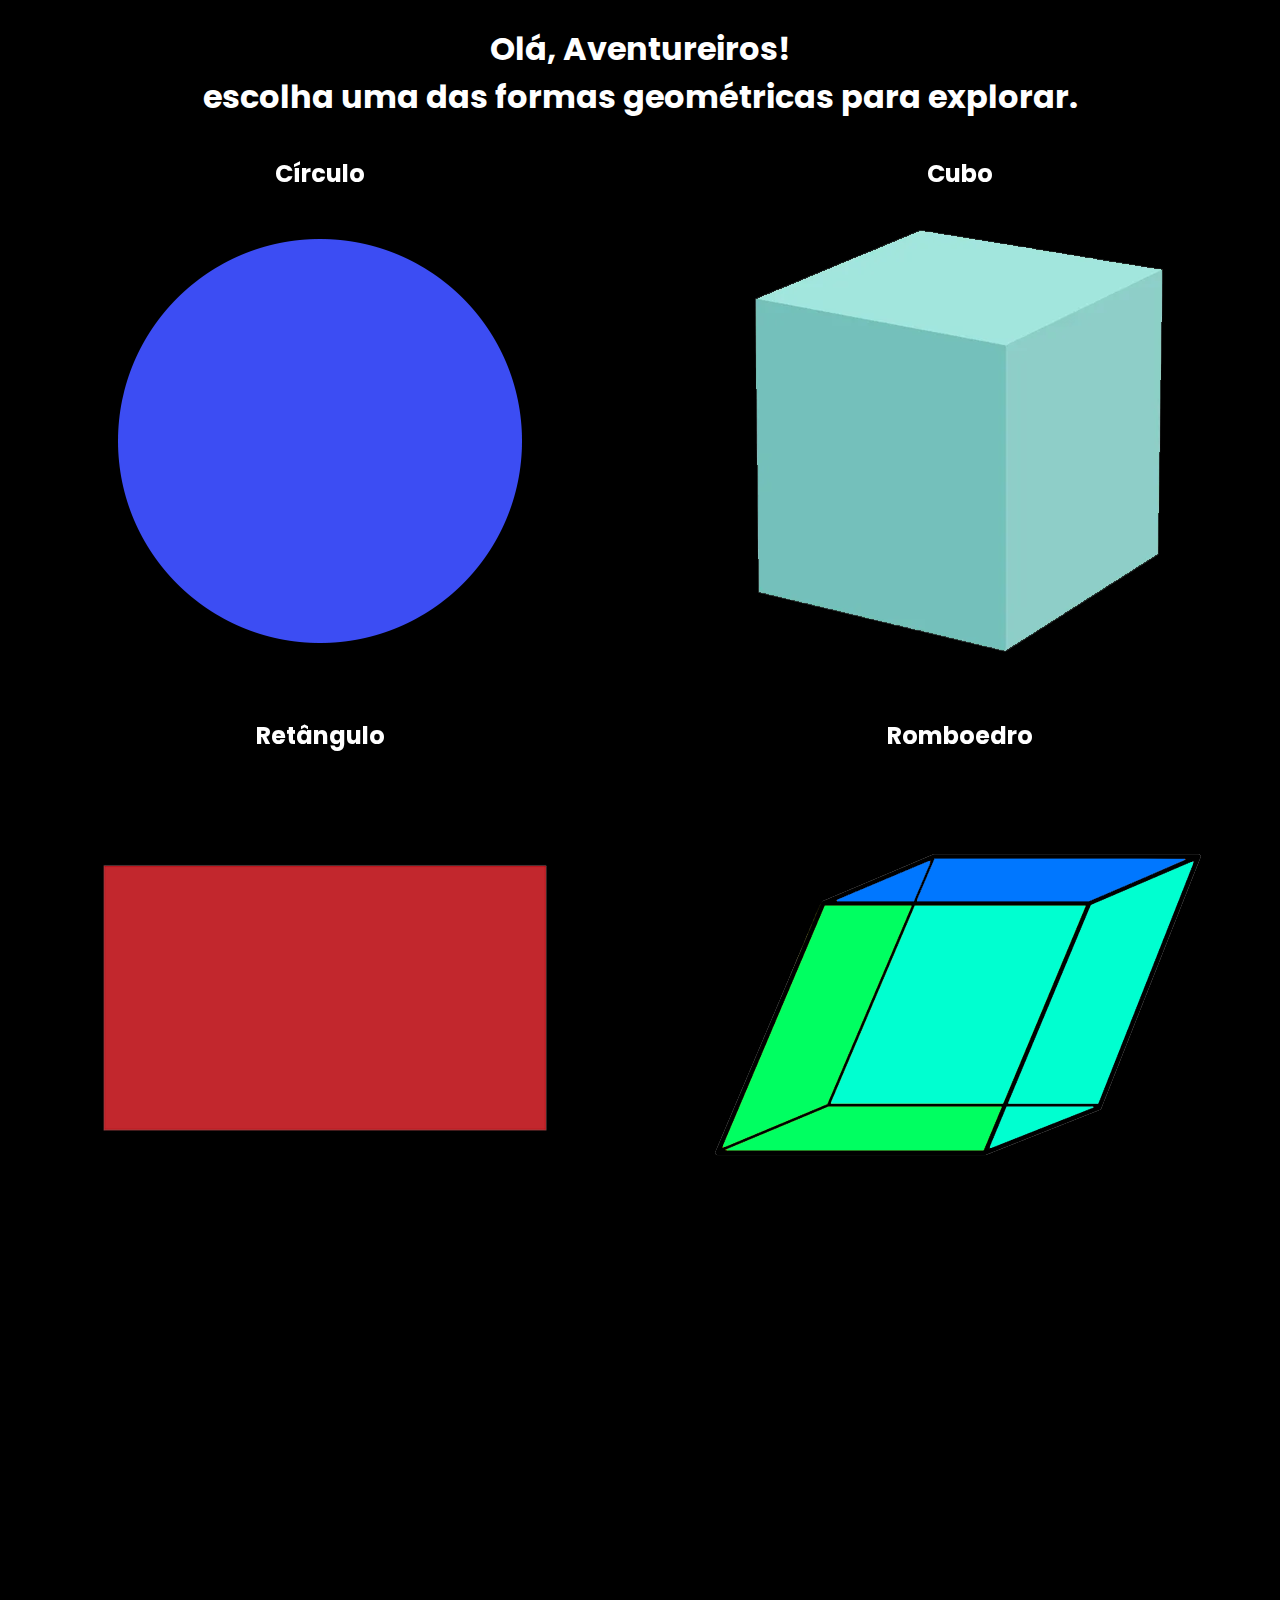
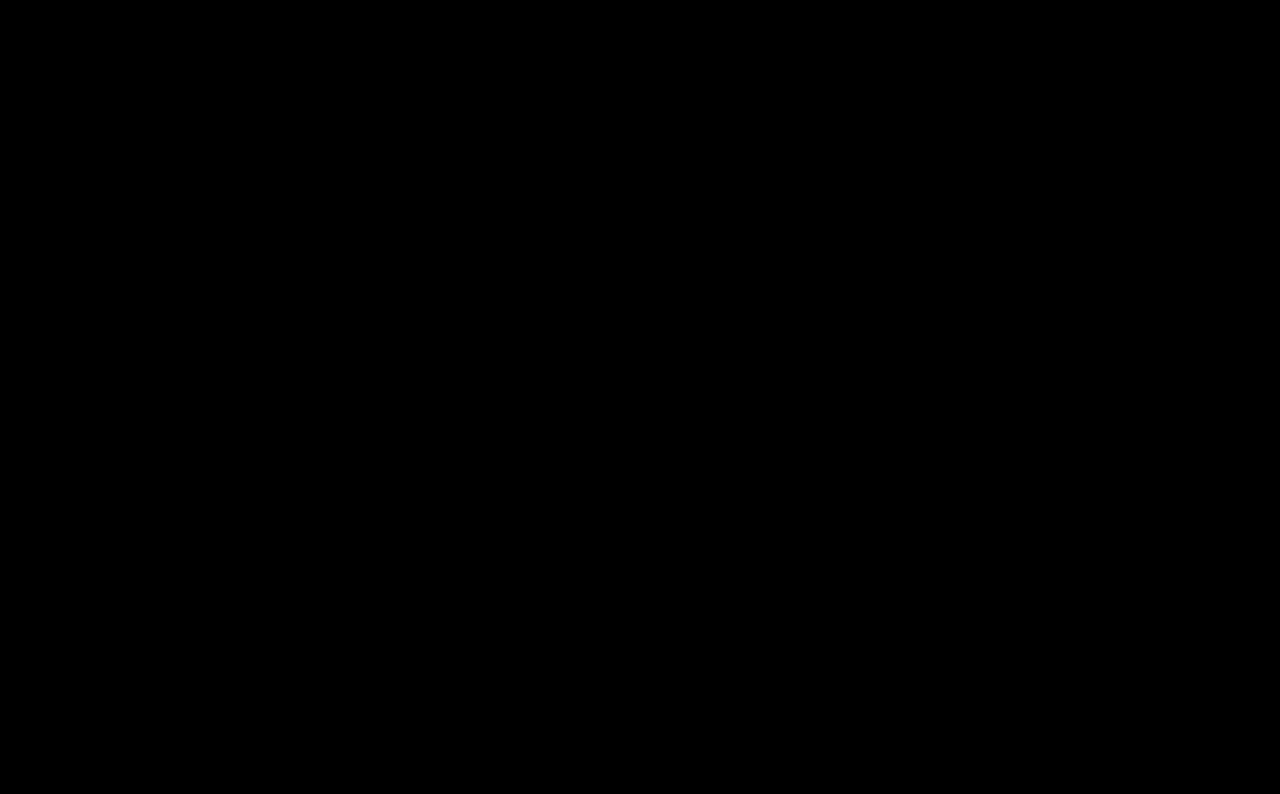
<file: index.html>
<!DOCTYPE html>
<html lang="pt-br">
<head>
  <meta charset="UTF-8">
  <meta name="viewport" content="width=device-width, initial-scale=1.0">
  <link rel="stylesheet" href="./assets/css/style.css">
  <link rel="preconnect" href="https://fonts.googleapis.com">
  <link rel="preconnect" href="https://fonts.gstatic.com" crossorigin>
  <link href="https://fonts.googleapis.com/css2?family=Poppins:ital,wght@0,100;0,200;0,300;0,400;0,500;0,600;0,700;0,800;0,900;1,100;1,200;1,300;1,400;1,500;1,600;1,700;1,800;1,900&display=swap" rel="stylesheet">
  <link rel="stylesheet" href="https://unpkg.com/aos@next/dist/aos.css" />
  <title>Formas</title>
</head>
<body>
  <header>  
    <br>
    <h1>Olá, Aventureiros! <br>
    escolha uma das formas geométricas para explorar.</h1>
    <br>
  </header>
  <section class="formas">
    <div class="fileiras">
      <figure id="img1" data-aos="fade-right">
        <h2>Círculo</h2>
        <a href="./formas/circulo.html"><img src="./assets/images/circulo.png" alt="Imagem de um Circulo"></a>
      </figure>
      <figure id="img2" data-aos="fade-left">
        <h2>Cubo</h2>
        <a href="./formas/cubo.html"><img src="./assets/images/cubo.png" alt="Imagem de um Cubo"></a>
      </figure>
    </div>
    <div class="fileiras">
      <figure id="img3" data-aos="fade-right">
        <h2>Retângulo</h2>
        <a href="./formas/retangulo.html"><img src="./assets/images/retangulo.png" alt="Imagem de um Retangulo"></a>
      </figure>
      <figure id="img4" data-aos="fade-left">
        <h2>Romboedro</h2>
        <a href="./formas/rombroedo.html"><img src="./assets/images/romboedro.png" alt="Imagem de um Romboedro"></a>
      </figure>
    </div>
    <div class="fileiras">
      <figure id="img5" data-aos="fade-right">
        <h2>Trapezoide Irregular</h2>
        <a href="./formas/trapezio.html"><img src="./assets/images/trapezoide.png" alt="Imagem de um Trapezoide"></a>
      </figure>
      <figure id="img6" data-aos="fade-left">
        <h2>Polígono Regular com N Lados</h2>
        <a href="./formas/poligono.html"><img src="./assets/images/poligono.png" alt="Imagem de varios Poligonos"></a>
      </figure>
    </div>
    <div class="fileiras">
      <figure id="img7" data-aos="fade-right">
        <h2>Quadrado</h2>
        <a href="./formas/quadrado.html"><img src="./assets/images/quadrado.png" alt="Imagem de um Quadrado"></a>
      </figure>
      <figure id="img8" data-aos="fade-left">
        <h2>Cubóide</h2>
        <a href="./formas/cuboide.html"><img src="./assets/images/cuboide.png" alt="Imagem de um Cuboide"></a>
      </figure>
    </div>
  </section>
  <script src="https://unpkg.com/aos@next/dist/aos.js"></script>
  <script src="assets/scripts/script.js"></script>
</body>
</html>
</file>
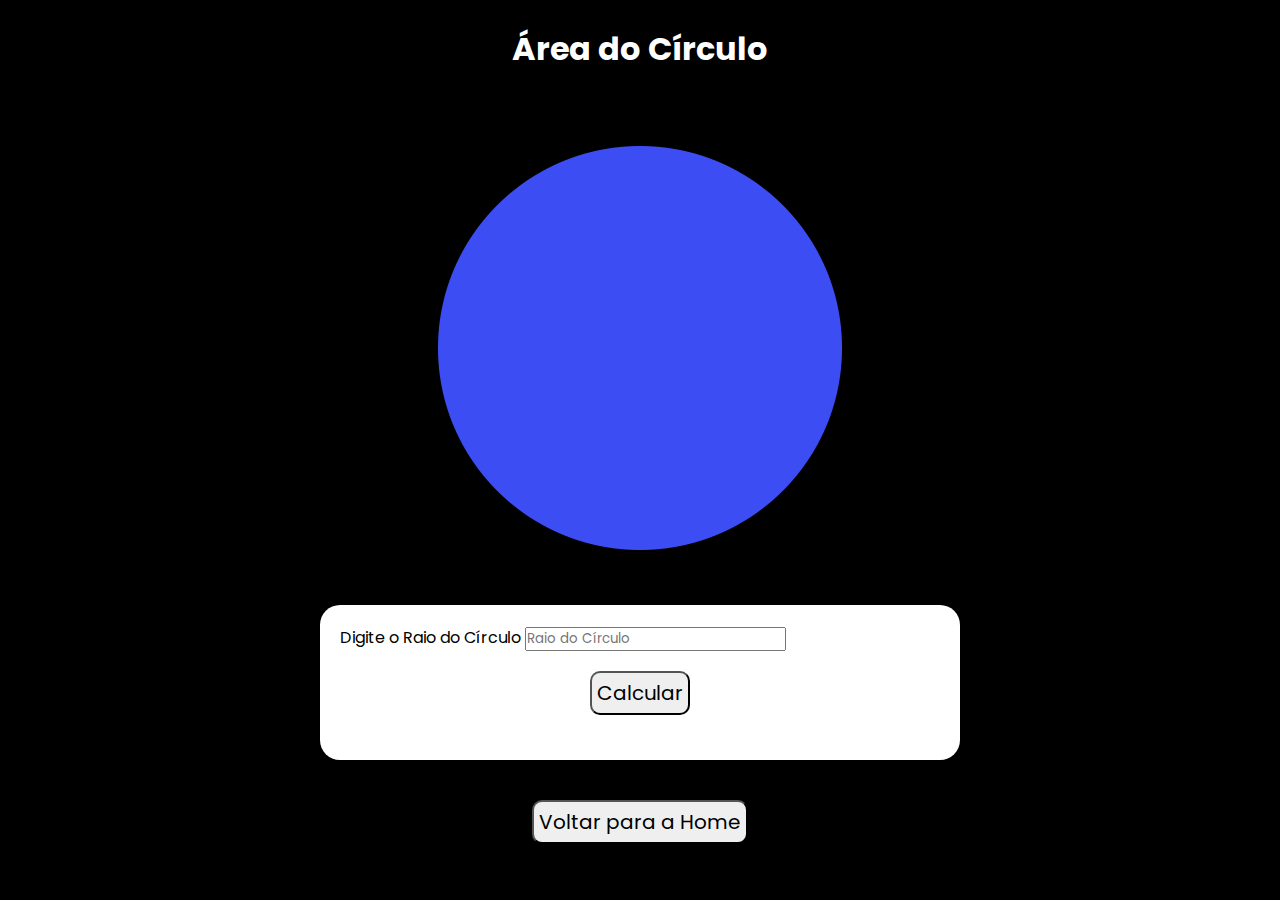
<file: formas/circulo.html>
<!DOCTYPE html>
<html lang="pt-br">
<head>
  <meta charset="UTF-8">
  <meta name="viewport" content="width=device-width, initial-scale=1.0">
  <link rel="preconnect" href="https://fonts.googleapis.com">
  <link rel="preconnect" href="https://fonts.gstatic.com" crossorigin>
  <link href="https://fonts.googleapis.com/css2?family=Poppins:ital,wght@0,100;0,200;0,300;0,400;0,500;0,600;0,700;0,800;0,900;1,100;1,200;1,300;1,400;1,500;1,600;1,700;1,800;1,900&display=swap" rel="stylesheet">
  <link rel="stylesheet" href="../assets/css/style.css">
  <link rel="stylesheet" href="https://unpkg.com/aos@next/dist/aos.css" />
  <title>Circulo</title>
</head>
<body>
  <header>
    <br>
    <h1>Área do Círculo</h1>
    <br>
  </header>
  <section>
    <figure class="centralizar" data-aos="fade-down">
      <img src="../assets/images/circulo.png" alt="Imagem de um Circulo">
    </figure>
    <div class="formulario" data-aos="fade-up">
      <div class="calculo">
        <label for="raio_cir">Digite o Raio do Círculo</label>
        <input type="number" id="raio_cir" name="" placeholder="Raio do Círculo" required />
      </div>
      <div class="botao">
        <button id="btn_cir" onclick="calcularAreaCir()">Calcular</button>
      </div>
      <h3 id="resul_cir"></h3>
      <br>
    </div>
  </section>
  <div class="botaohome">
    <a href="../index.html"><button>Voltar para a Home</button></a>
  </div>

  <script src="https://unpkg.com/aos@next/dist/aos.js"></script>
  <script src="../assets/scripts/script.js"></script>
</body>
</html>
</file>
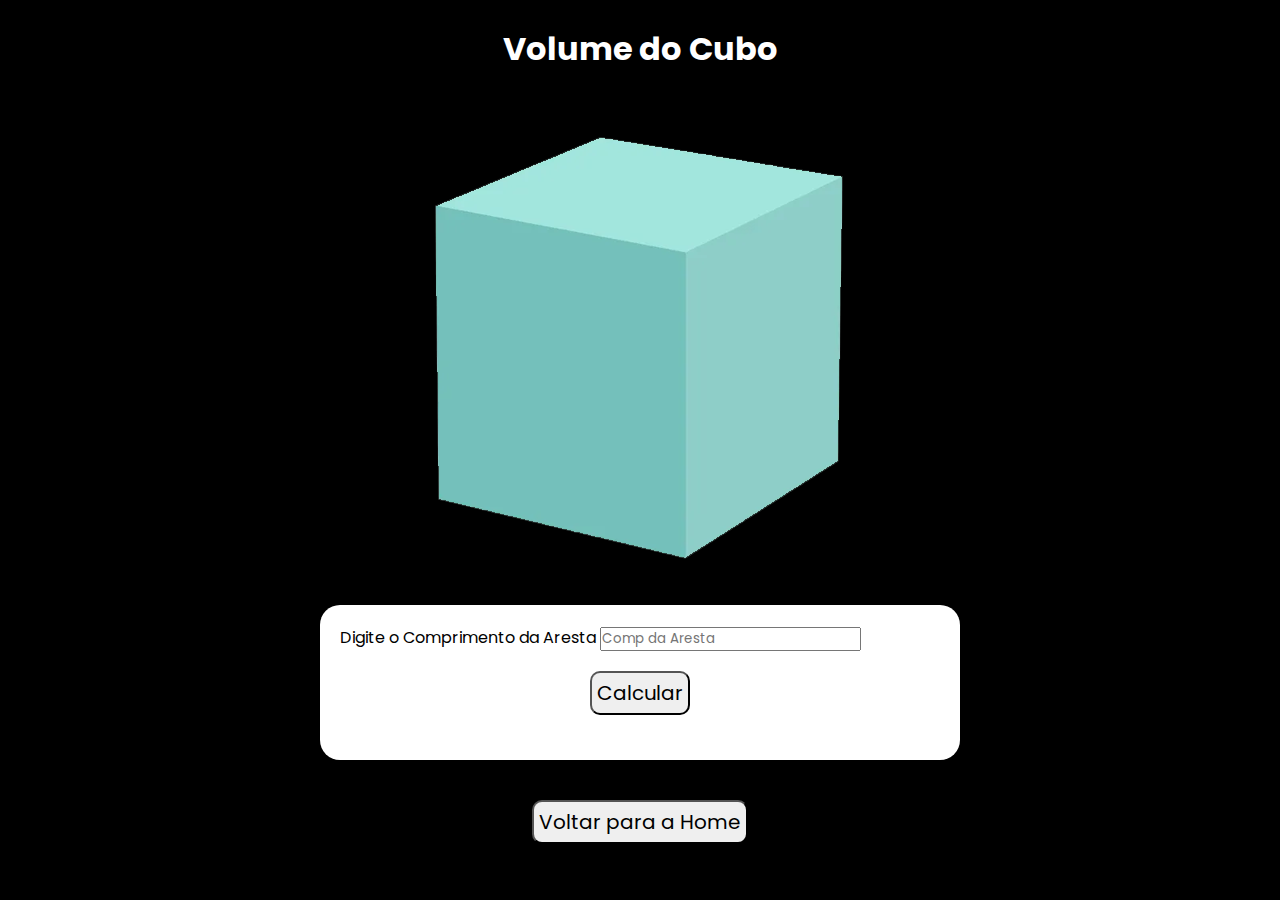
<file: formas/cubo.html>
<!DOCTYPE html>
<html lang="pt-br">
<head>
  <meta charset="UTF-8">
  <meta name="viewport" content="width=device-width, initial-scale=1.0">
  <link rel="preconnect" href="https://fonts.googleapis.com">
  <link rel="preconnect" href="https://fonts.gstatic.com" crossorigin>
  <link href="https://fonts.googleapis.com/css2?family=Poppins:ital,wght@0,100;0,200;0,300;0,400;0,500;0,600;0,700;0,800;0,900;1,100;1,200;1,300;1,400;1,500;1,600;1,700;1,800;1,900&display=swap" rel="stylesheet">
  <link rel="stylesheet" href="../assets/css/style.css">
  <link rel="stylesheet" href="https://unpkg.com/aos@next/dist/aos.css" />
  <title>Cubo</title>
</head>
<body>
  <header>
    <br>
    <h1>Volume do Cubo</h1>
    <br>
  </header>
  <section>
    <figure class="centralizar" data-aos="fade-down">
      <img src="../assets/images/cubo.png" alt="Imagem de um Cubo">
    </figure>
    <div class="formulario" data-aos="fade-up">
      <div class="calculo">
        <label for="vol_cubo">Digite o Comprimento da Aresta</label>
        <input type="number" id="vol_cubo" name="" placeholder="Comp da Aresta" required />
      </div>
      <div class="botao">
        <button id="btn_cubo" onclick="calcularVolCubo()">Calcular</button>
      </div>
      <h3 id="resul_cubo"></h3>
      <br>
    </div>
  </section>
  <div class="botaohome">
    <a href="../index.html"><button>Voltar para a Home</button></a>
  </div>

  <script src="https://unpkg.com/aos@next/dist/aos.js"></script>
  <script src="../assets/scripts/script.js"></script>
</body>
</html>
</file>
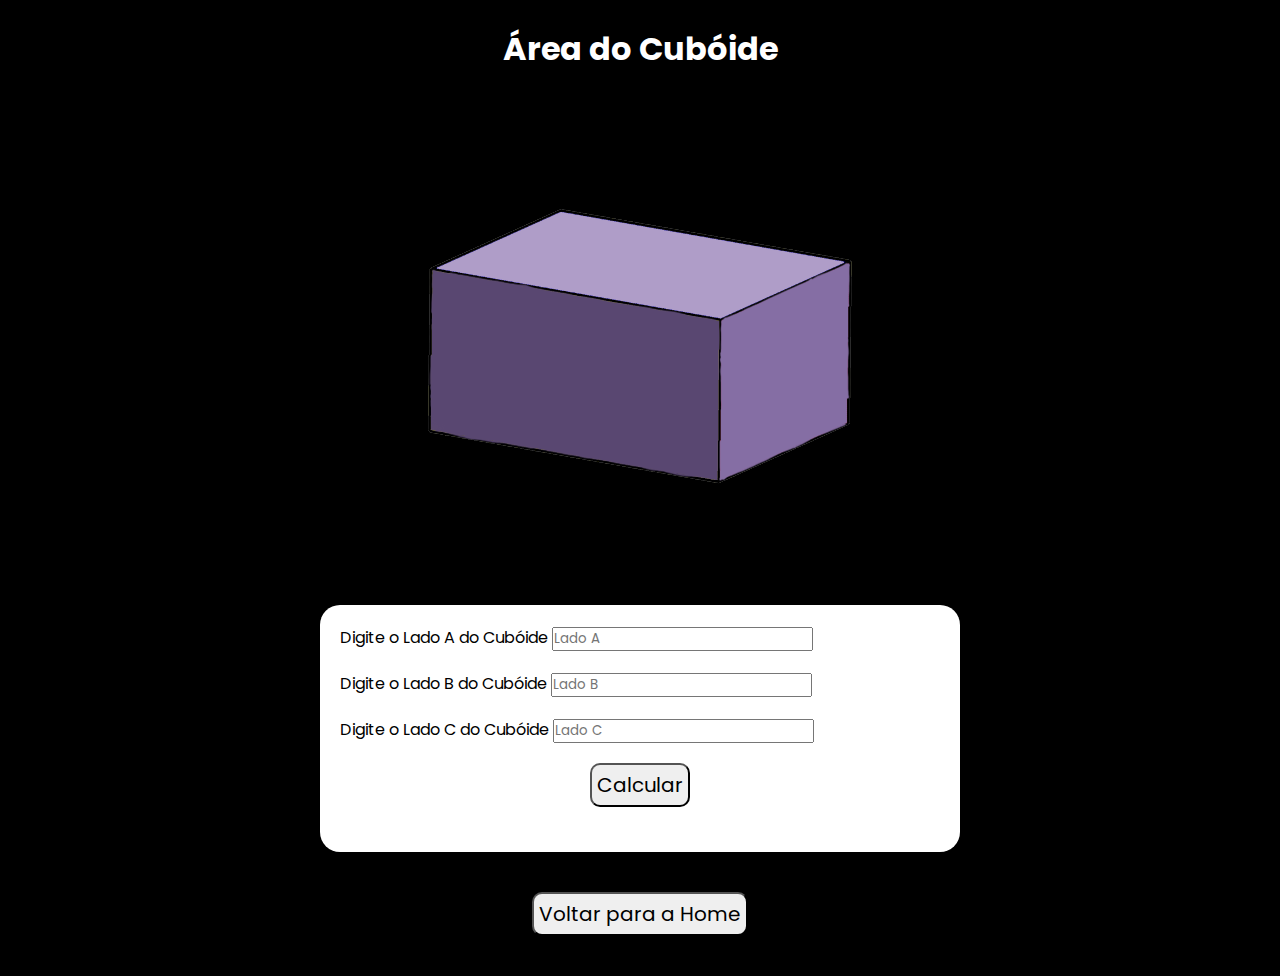
<file: formas/cuboide.html>
<!DOCTYPE html>
<html lang="pt-br">
<head>
  <meta charset="UTF-8">
  <meta name="viewport" content="width=device-width, initial-scale=1.0">
  <link rel="preconnect" href="https://fonts.googleapis.com">
  <link rel="preconnect" href="https://fonts.gstatic.com" crossorigin>
  <link href="https://fonts.googleapis.com/css2?family=Poppins:ital,wght@0,100;0,200;0,300;0,400;0,500;0,600;0,700;0,800;0,900;1,100;1,200;1,300;1,400;1,500;1,600;1,700;1,800;1,900&display=swap" rel="stylesheet">
  <link rel="stylesheet" href="../assets/css/style.css">
  <link rel="stylesheet" href="https://unpkg.com/aos@next/dist/aos.css" />
  <title>Cubóide</title>
</head>
<body>
  <header>
    <br>
    <h1>Área do Cubóide</h1>
    <br>
  </header>
  <section>
    <figure class="centralizar" data-aos="fade-down">
      <img src="../assets/images/cuboide.png" alt="Imagem de um Cubóide">
    </figure>
    <div class="formulario" data-aos="fade-up">
      <div class="calculo">
        <label for="a_cubo">Digite o Lado A do Cubóide</label>
        <input type="number" id="a_cubo" name="" placeholder="Lado A" required />
      </div>
      <div class="calculo">
        <label for="b_cubo">Digite o Lado B do Cubóide</label>
        <input type="number" id="b_cubo" name="" placeholder="Lado B" required />
      </div>
      <div class="calculo">
        <label for="c_cubo">Digite o Lado C do Cubóide</label>
        <input type="number" id="c_cubo" name="" placeholder="Lado C" required />
      </div>
      <div class="botao">
        <button id="btn_cuboide" onclick="calcularAreaCuboide()">Calcular</button>
      </div>
      <h3 id="resul_cuboide"></h3>
      <br>
    </div>
  </section>
  <div class="botaohome">
    <a href="../index.html"><button>Voltar para a Home</button></a>
  </div>

  <script src="https://unpkg.com/aos@next/dist/aos.js"></script>
  <script src="../assets/scripts/script.js"></script>
</body>
</html>
</file>
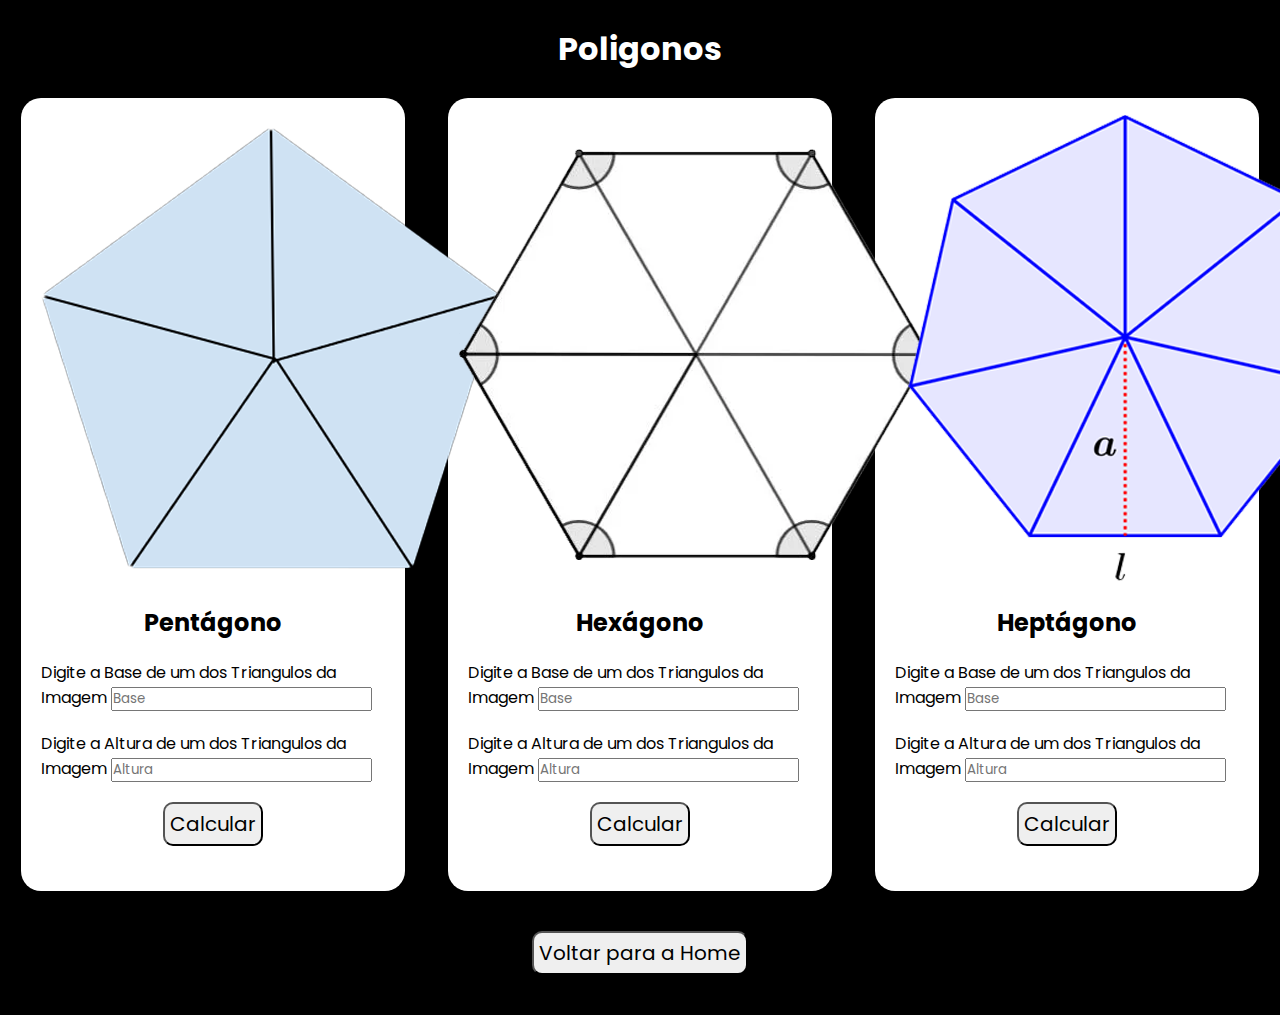
<file: formas/poligono.html>
<!DOCTYPE html>
<html lang="pt-br">
<head>
  <meta charset="UTF-8">
  <meta name="viewport" content="width=device-width, initial-scale=1.0">
  <link rel="preconnect" href="https://fonts.googleapis.com">
  <link rel="preconnect" href="https://fonts.gstatic.com" crossorigin>
  <link href="https://fonts.googleapis.com/css2?family=Poppins:ital,wght@0,100;0,200;0,300;0,400;0,500;0,600;0,700;0,800;0,900;1,100;1,200;1,300;1,400;1,500;1,600;1,700;1,800;1,900&display=swap" rel="stylesheet">
  <link rel="stylesheet" href="../assets/css/style.css">
  <link rel="stylesheet" href="https://unpkg.com/aos@next/dist/aos.css" />
  <title>Poligonos</title>
</head>
<body>
  <header>
    <br>
    <h1>Poligonos</h1>
    <br>
  </header>
  <section class="dflex">
    <div class="formularios">
      <figure class="centralizar" data-aos="fade-down">
        <img src="../assets/images/pentagono.png" alt="Imagem de um Pentágono">
      </figure>
      <h2>Pentágono</h2>
      <div class="calculo">
        <label for="p_base">Digite a Base de um dos Triangulos da Imagem</label>
        <input type="number" id="p_base" name="" placeholder="Base" required />
      </div>
      <div class="calculo">
        <label for="p_alt">Digite a Altura de um dos Triangulos da Imagem</label>
        <input type="number" id="p_alt" name="" placeholder="Altura" required />
      </div>
      <div class="botao">
        <button id="btn_p" onclick="calcularAreaPentagono()">Calcular</button>
      </div>
      <h3 id="resul_p"></h3>
      <br>
    </div>
    <div class="formularios">
      <figure class="centralizar" data-aos="fade-down">
        <img src="../assets/images/hexagono.png" alt="Imagem de um Hexagono">
      </figure>
      <h2>Hexágono</h2>
      <div class="calculo">
        <label for="h_base">Digite a Base de um dos Triangulos da Imagem</label>
        <input type="number" id="h_base" name="" placeholder="Base" required />
      </div>
      <div class="calculo">
        <label for="h_alt">Digite a Altura de um dos Triangulos da Imagem</label>
        <input type="number" id="h_alt" name="" placeholder="Altura" required />
      </div>
      <div class="botao">
        <button id="btn_h" onclick="calcularAreaHexagono()">Calcular</button>
      </div>
      <h3 id="resul_h"></h3>
      <br>
    </div>
    <div class="formularios">
      <figure class="centralizar" data-aos="fade-down">
        <img src="../assets/images/heptagono.png" alt="Imagem de um Heptágono">
      </figure>
      <h2>Heptágono</h2>
      <div class="calculo">
        <label for="h2_base">Digite a Base de um dos Triangulos da Imagem</label>
        <input type="number" id="h2_base" name="" placeholder="Base" required />
      </div>
      <div class="calculo">
        <label for="h2_alt">Digite a Altura de um dos Triangulos da Imagem</label>
        <input type="number" id="h2_alt" name="" placeholder="Altura" required />
      </div>
      <div class="botao">
        <button id="btn_h2" onclick="calcularAreaHeptagono()">Calcular</button>
      </div>
      <h3 id="resul_h2"></h3>
      <br>
    </div>
  </section>
  <div class="botaohome">
    <a href="../index.html"><button>Voltar para a Home</button></a>
  </div>

  <script src="https://unpkg.com/aos@next/dist/aos.js"></script>
  <script src="../assets/scripts/script.js"></script>
</body>
</html>
</file>
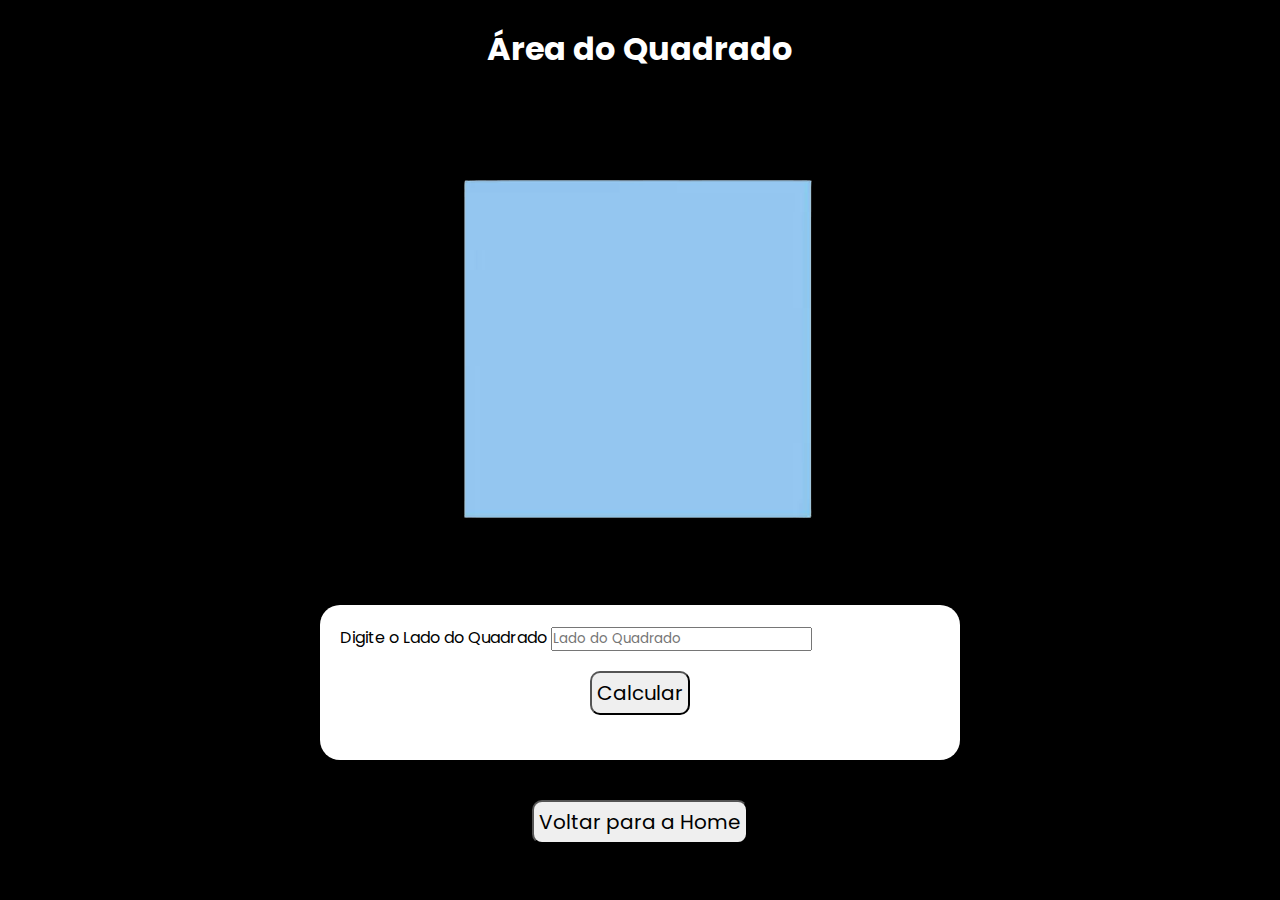
<file: formas/quadrado.html>
<!DOCTYPE html>
<html lang="pt-br">
<head>
  <meta charset="UTF-8">
  <meta name="viewport" content="width=device-width, initial-scale=1.0">
  <link rel="preconnect" href="https://fonts.googleapis.com">
  <link rel="preconnect" href="https://fonts.gstatic.com" crossorigin>
  <link href="https://fonts.googleapis.com/css2?family=Poppins:ital,wght@0,100;0,200;0,300;0,400;0,500;0,600;0,700;0,800;0,900;1,100;1,200;1,300;1,400;1,500;1,600;1,700;1,800;1,900&display=swap" rel="stylesheet">
  <link rel="stylesheet" href="../assets/css/style.css">
  <link rel="stylesheet" href="https://unpkg.com/aos@next/dist/aos.css" />
  <title>Quadrado</title>
</head>
<body>
  <header>
    <br>
    <h1>Área do Quadrado</h1>
    <br>
  </header>
  <section>
    <figure class="centralizar" data-aos="fade-down">
      <img src="../assets/images/quadrado.png" alt="Imagem de um Quadrado">
    </figure>
    <div class="formulario" data-aos="fade-up">
      <div class="calculo">
        <label for="area_qua">Digite o Lado do Quadrado</label>
        <input type="number" id="area_qua" name="" placeholder="Lado do Quadrado" required />
      </div>
      <div class="botao">
        <button id="btn_qua" onclick="calcularAreaQuadrado()">Calcular</button>
      </div>
      <h3 id="resul_qua"></h3>
      <br>
    </div>
  </section>
  <div class="botaohome">
    <a href="../index.html"><button>Voltar para a Home</button></a>
  </div>

  <script src="https://unpkg.com/aos@next/dist/aos.js"></script>
  <script src="../assets/scripts/script.js"></script>
</body>
</html>
</file>
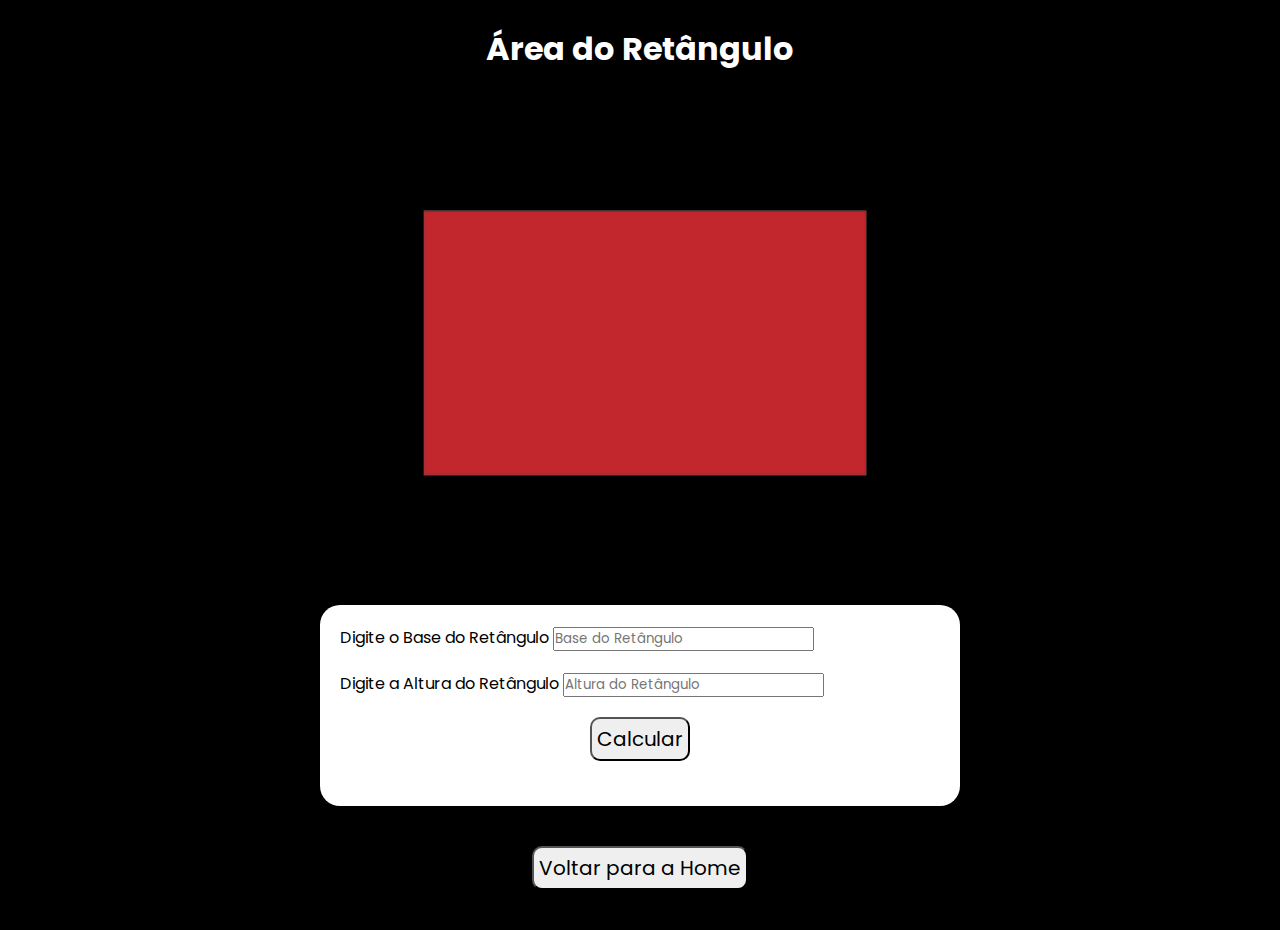
<file: formas/retangulo.html>
<!DOCTYPE html>
<html lang="pt-br">
<head>
  <meta charset="UTF-8">
  <meta name="viewport" content="width=device-width, initial-scale=1.0">
  <link rel="preconnect" href="https://fonts.googleapis.com">
  <link rel="preconnect" href="https://fonts.gstatic.com" crossorigin>
  <link href="https://fonts.googleapis.com/css2?family=Poppins:ital,wght@0,100;0,200;0,300;0,400;0,500;0,600;0,700;0,800;0,900;1,100;1,200;1,300;1,400;1,500;1,600;1,700;1,800;1,900&display=swap" rel="stylesheet">
  <link rel="stylesheet" href="../assets/css/style.css">
  <link rel="stylesheet" href="https://unpkg.com/aos@next/dist/aos.css" />
  <title>Retângulo</title>
</head>
<body>
  <header>
    <br>
    <h1>Área do Retângulo</h1>
    <br>
  </header>
  <section>
    <figure class="centralizar" data-aos="fade-down">
      <img src="../assets/images/retangulo.png" alt="Imagem de um Retângulo">
    </figure>
    <div class="formulario" data-aos="fade-up">
      <div class="calculo">
        <label for="base_ret">Digite o Base do Retângulo</label>
        <input type="number" id="base_ret" name="" placeholder="Base do Retângulo" required />
      </div>
      <div class="calculo">
        <label for="alt_ret">Digite a Altura do Retângulo</label>
        <input type="number" id="alt_ret" name="" placeholder="Altura do Retângulo" required />
      </div>
      <div class="botao">
        <button id="btn_ret" onclick="calcularAreaRet()">Calcular</button>
      </div>
      <h3 id="resul_ret"></h3>
      <br>
    </div>
  </section>
  <div class="botaohome">
    <a href="../index.html"><button>Voltar para a Home</button></a>
  </div>

  <script src="https://unpkg.com/aos@next/dist/aos.js"></script>
  <script src="../assets/scripts/script.js"></script>
</body>
</html>
</file>
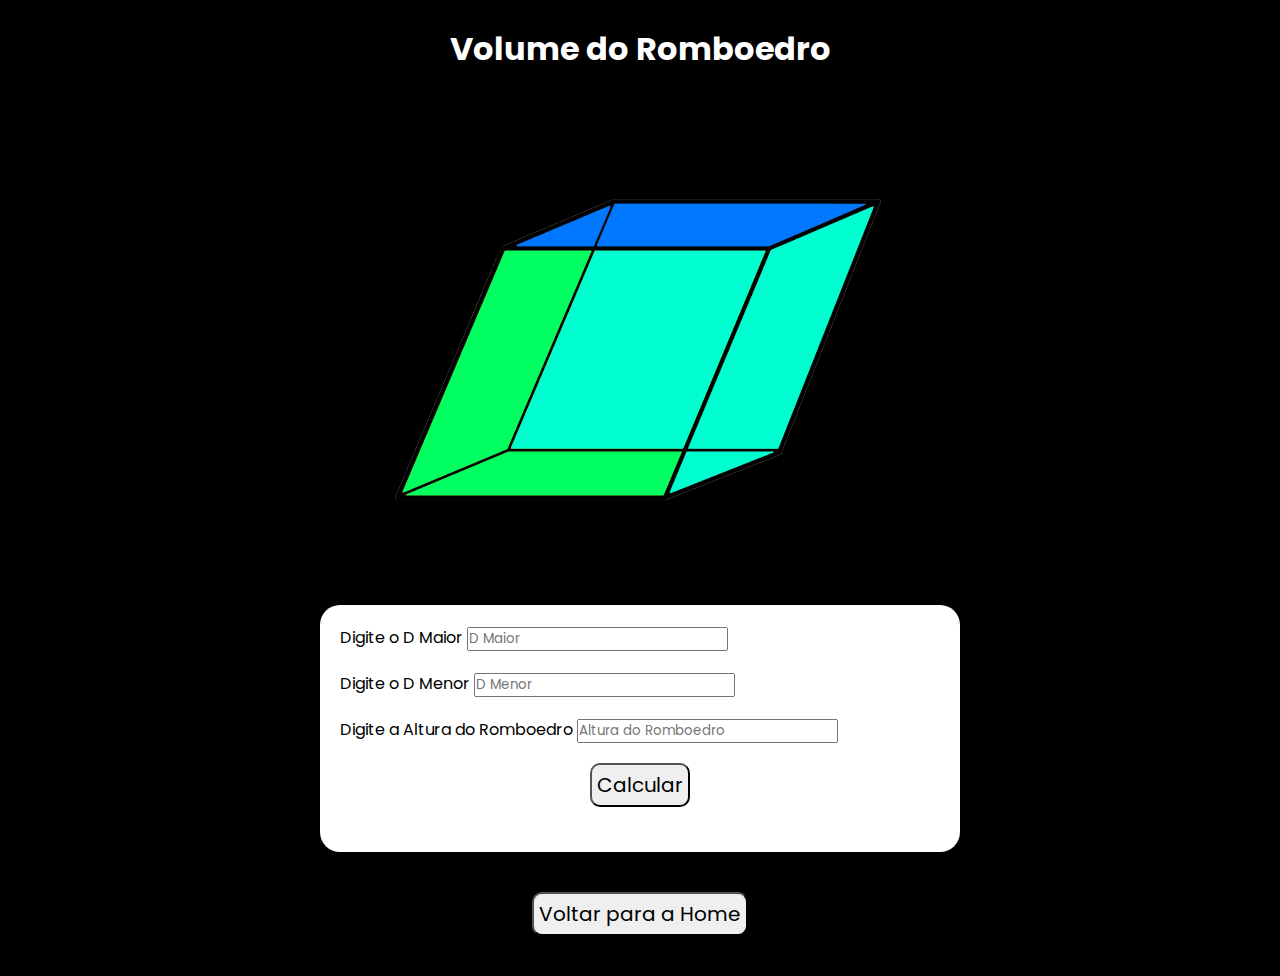
<file: formas/rombroedo.html>
<!DOCTYPE html>
<html lang="pt-br">
<head>
  <meta charset="UTF-8">
  <meta name="viewport" content="width=device-width, initial-scale=1.0">
  <link rel="preconnect" href="https://fonts.googleapis.com">
  <link rel="preconnect" href="https://fonts.gstatic.com" crossorigin>
  <link href="https://fonts.googleapis.com/css2?family=Poppins:ital,wght@0,100;0,200;0,300;0,400;0,500;0,600;0,700;0,800;0,900;1,100;1,200;1,300;1,400;1,500;1,600;1,700;1,800;1,900&display=swap" rel="stylesheet">
  <link rel="stylesheet" href="../assets/css/style.css">
  <link rel="stylesheet" href="https://unpkg.com/aos@next/dist/aos.css" />
  <title>Romboedro</title>
</head>
<body>
  <header>
    <br>
    <h1>Volume do Romboedro</h1>
    <br>
  </header>
  <section>
    <figure class="centralizar" data-aos="fade-down">
      <img src="../assets/images/romboedro.png" alt="Imagem de um Romboedro">
    </figure>
    <div class="formulario" data-aos="fade-up">
      <div class="calculo">
        <label for="r_maior">Digite o D Maior</label>
        <input type="number" id="r_maior" name="" placeholder="D Maior" required />
      </div>
      <div class="calculo">
        <label for="r_menor">Digite o D Menor</label>
        <input type="number" id="r_menor" name="" placeholder="D Menor" required />
      </div>
      <div class="calculo">
        <label for="r_alt">Digite a Altura do Romboedro</label>
        <input type="number" id="r_alt" name="" placeholder="Altura do Romboedro" required />
      </div>
      <div class="botao">
        <button id="btn_ret" onclick="calcularVolR()">Calcular</button>
      </div>
      <h3 id="resul_r"></h3>
      <br>
    </div>
  </section>
  <div class="botaohome">
    <a href="../index.html"><button>Voltar para a Home</button></a>
  </div>

  <script src="https://unpkg.com/aos@next/dist/aos.js"></script>
  <script src="../assets/scripts/script.js"></script>
</body>
</html>
</file>
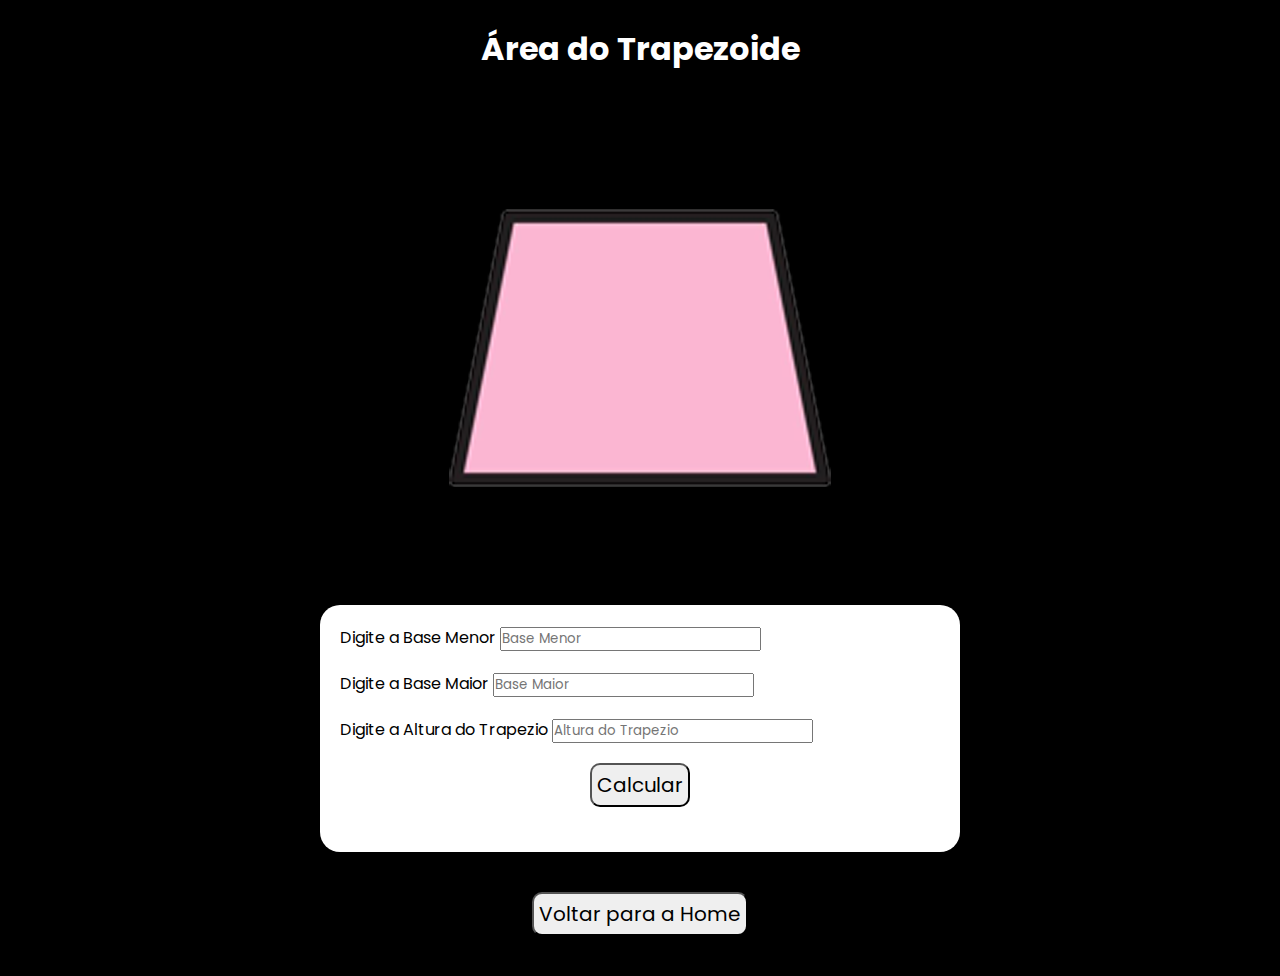
<file: formas/trapezio.html>
<!DOCTYPE html>
<html lang="pt-br">
<head>
  <meta charset="UTF-8">
  <meta name="viewport" content="width=device-width, initial-scale=1.0">
  <link rel="preconnect" href="https://fonts.googleapis.com">
  <link rel="preconnect" href="https://fonts.gstatic.com" crossorigin>
  <link href="https://fonts.googleapis.com/css2?family=Poppins:ital,wght@0,100;0,200;0,300;0,400;0,500;0,600;0,700;0,800;0,900;1,100;1,200;1,300;1,400;1,500;1,600;1,700;1,800;1,900&display=swap" rel="stylesheet">
  <link rel="stylesheet" href="../assets/css/style.css">
  <link rel="stylesheet" href="https://unpkg.com/aos@next/dist/aos.css" />
  <title>Trapezio</title>
</head>
<body>
  <header>
    <br>
    <h1>Área do Trapezoide</h1>
    <br>
  </header>
  <section>
    <figure class="centralizar" data-aos="fade-down">
      <img src="../assets/images/trapezoide.png" alt="Imagem de um Trapezoide">
    </figure>
    <div class="formulario" data-aos="fade-up">
      <div class="calculo">
        <label for="b_menor">Digite a Base Menor</label>
        <input type="number" id="b_menor" name="" placeholder="Base Menor" required />
      </div>
      <div class="calculo">
        <label for="b_maior">Digite a Base Maior</label>
        <input type="number" id="b_maior" name="" placeholder="Base Maior" required />
      </div>
      <div class="calculo">
        <label for="t_alt">Digite a Altura do Trapezio</label>
        <input type="number" id="t_alt" name="" placeholder="Altura do Trapezio" required />
      </div>
      <div class="botao">
        <button id="btn_ret" onclick="calcularAreaTrapezoide()">Calcular</button>
      </div>
      <h3 id="resul_t"></h3>
      <br>
    </div>
  </section>
  <div class="botaohome">
    <a href="../index.html"><button>Voltar para a Home</button></a>
  </div>

  <script src="https://unpkg.com/aos@next/dist/aos.js"></script>
  <script src="../assets/scripts/script.js"></script>
</body>
</html>
</file>
<file: assets/css/style.css>
* {
  padding: 0;
  margin: 0;
  font-family: 'Poppins', sans-serif;
  transition: 0.5s all ease;
}

body {
  background-color: black;
}

h1 {
  text-align: center;
  color: white;
}

h2 {
  text-align: center;
  color: white;
}

.fileiras {
  display: flex;
  justify-content: space-around;
  align-items: center;
  padding: 10px 0px;
}

.centralizar {
  text-align: center;
}

#img1:hover, #img2:hover, #img3:hover, #img4:hover, #img5:hover, #img6:hover, #img7:hover, #img8:hover  {
  background-color: rgb(43, 43, 43);
  border-radius: 55px;
  transform: scale(1.05);
}

.formulario {
  background-color: rgb(255, 255, 255);
  margin: auto;
  border-radius: 20px;
  width: 50%;
}

.formularios {
  background-color: rgb(255, 255, 255);
  margin: auto;
  border-radius: 20px;
  width: 30%;
}

.calculo {
  padding-top: 20px;
  margin: 0px 20px;
}

.botao{
  margin: 0px auto;
  padding: 20px 0px;
  width: fit-content;
}

.botao button {
  font-size: 20px;
  padding: 5px;
  border-radius: 10px;
}

.botao button:hover {
  background-color: rgb(185, 185, 185);
  cursor: pointer;
}

.botaohome{
  margin: 40px auto;
  width: fit-content;
}

.botaohome button {
  font-size: 20px;
  padding: 5px;
  border-radius: 10px;
}

.botaohome button:hover {
  background-color: rgb(185, 185, 185);
  color: white;
  cursor: pointer;
}

.formularios h2 {
  color: black;
  text-align: center;
}

h3 {
  color: black;
  text-align: center;
}

.dflex {
  display: flex;
  justify-content: space-around;
  align-items: center;
}

figure img:hover {
  transform: scale(1.1);
}
</file>
